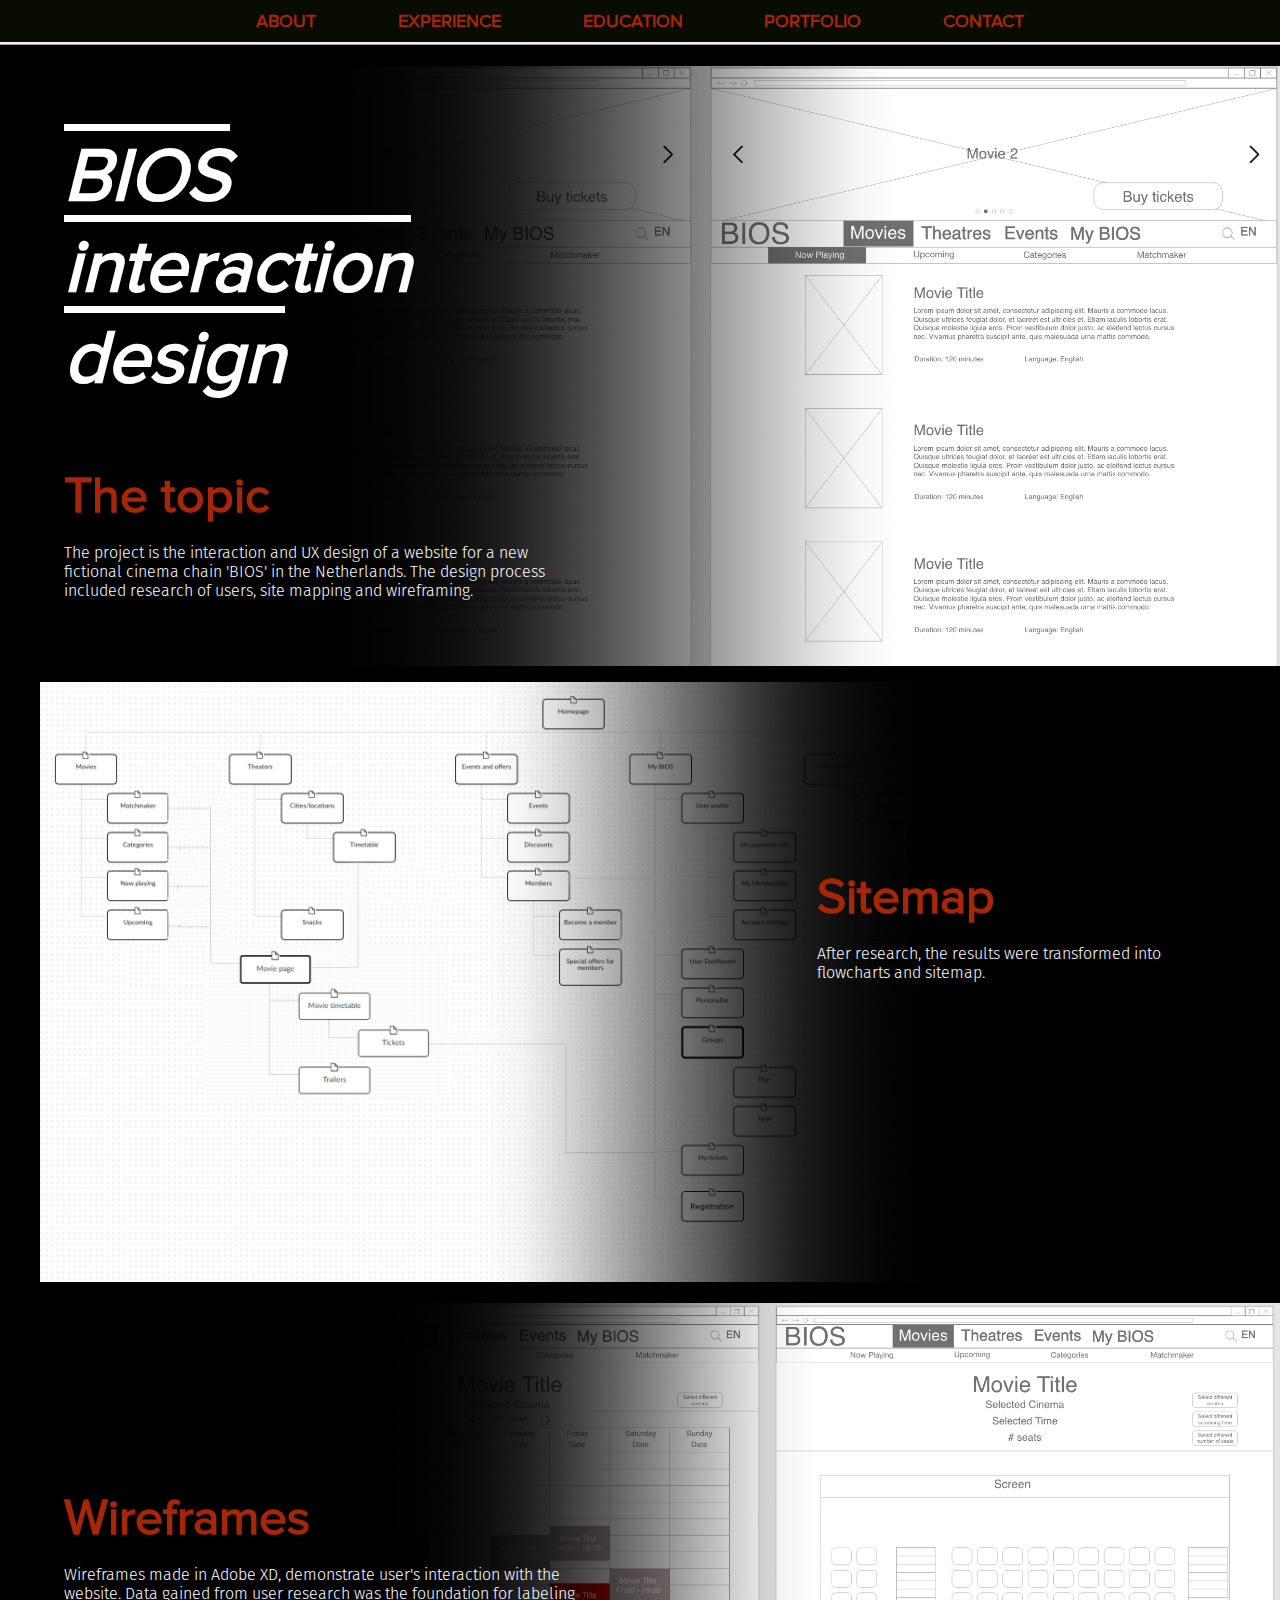
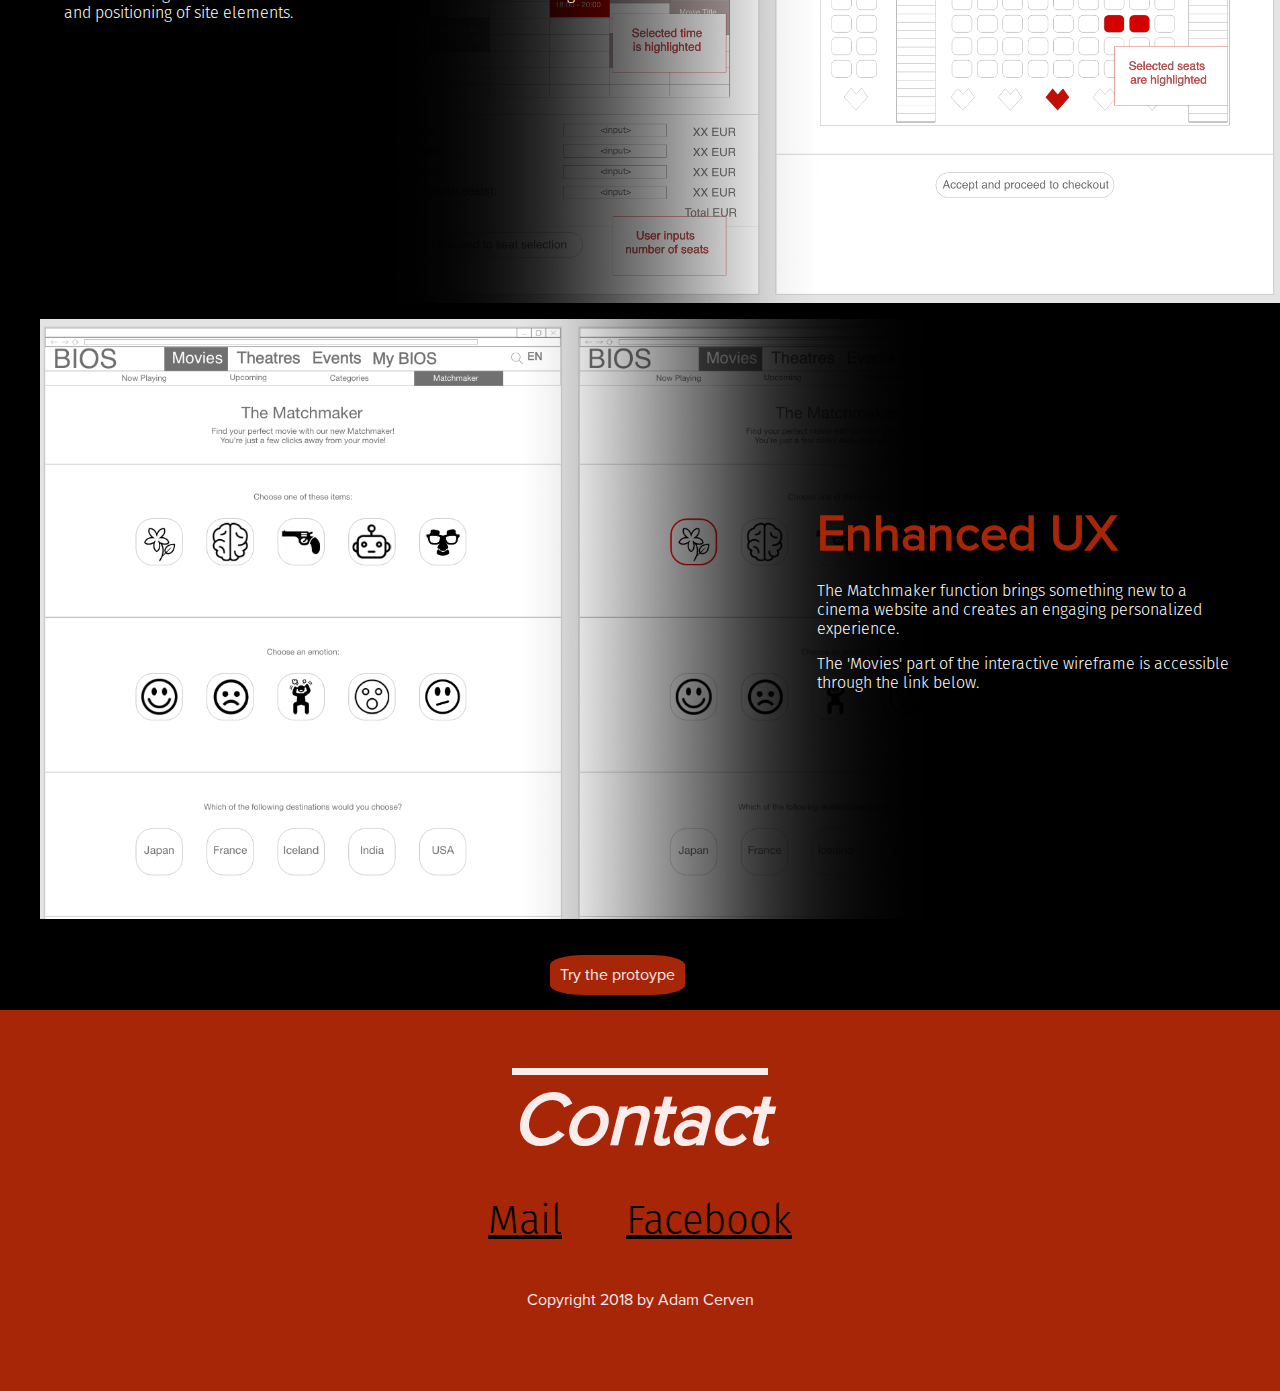
<file: id.html>
<!DOCTYPE html>
<html>
    <head>
        <meta charset="UTF-8">
        <meta name="viewport" content="width=device-width, initial-scale=1.0">
        <title>Adam Cerven | Portfolio</title>
        <link rel="stylesheet" type="text/css" href="css/portfolio.css">
        <link rel="stylesheet" href="https://use.fontawesome.com/releases/v5.5.0/css/all.css" integrity="sha384-B4dIYHKNBt8Bc12p+WXckhzcICo0wtJAoU8YZTY5qE0Id1GSseTk6S+L3BlXeVIU" crossorigin="anonymous">
    </head>
    <body>
        <header>
            <a href="#" class="btn up" download><i class="fas fa-sort-up" arria-hidden="true"></i><span class="sr-only">Back to top</span></a>
            <div class="navContainer">
                <h4>Menu</h4>
                <nav class="navigation">
                    <a href="index.html#about">About</a>
                    <a href="index.html#experience">Experience</a>
                    <a href="index.html#education">Education</a>
                    <a href="portfolio.html">Portfolio</a>
                    <a href="index.html#contact">Contact</a>
                </nav>
            </div>
    </header>

    <main>
        <!-- // Portfolio -->
        <section>

            <!-- item -->
            <figure>
                <img  class="thumbnail" src="images/homeid.png" >
                <!-- REVIEW: alt & title attribute are missing -->
            </figure>
            <figure>
                <img  class="mobile" src="images/homeid_mobile.png" >
            </figure>

        	<div class="content-wrap text">
                <h2>BIOS interaction design</h2>
	            <h3 class="ted">The topic</h3>

	            <p class="description">
	            	The project is the interaction and UX design of a website
                    for a new fictional cinema chain 'BIOS' in the Netherlands. The design process
                    included research of users, site mapping and wireframing.
                </p>

            </div>
            <!-- end of item-->

            <!-- item -->
            <figure>
                <img  class="mobile" src="images/sitemap_mobile.png" >
            </figure>
        	<div class="content-wrap2 text2">
	            <h3 class="ted id">Sitemap</h3>

	            <p class="description id">
	            	After research, the results were transformed into flowcharts and sitemap.
                </p>
            </div>
            <figure>
                <img  class="thumbnail2" src="images/sitemap.png" >
            </figure>
            <!-- end of item-->

            <!-- item -->
            <figure>
                <img  class="thumbnail" src="images/timetable.png" >
            </figure>
            <figure>
                <img  class="mobile" src="images/timetable_mobile.png" >
            </figure>
            <!-- REVIEW: both images could be in the same figure tag here -->

        	<div class="content-wrap text">
	            <h3 class="ted">Wireframes</h3>
	            <p class="description">
	                Wireframes made in Adobe XD, demonstrate user's interaction with the website.
                    Data gained from user research was the foundation for labeling and positioning
                    of site elements.
                </p>
            </div>
            <!-- end of item-->

            <!-- item -->
            <figure>
                <img  class="mobile" src="images/matchmaker_mobile.png" >
            </figure>
        	<div class="content-wrap2 text2">
	            <h3 class="ted id">Enhanced UX</h3>
	            <p class="description id">
	            	The Matchmaker function brings something new to a cinema website
                    and creates an engaging personalized experience.
                </p>
                <p class="description id">The 'Movies' part
                    of the interactive wireframe is accessible through the link below.
                </p>

            </div>
            <figure>
                <img  class="thumbnail2" src="images/matchmaker.png" >
            </figure>
            <!-- end of item-->

            <a target="_blank" href="https://xd.adobe.com/view/00019106-9f54-4498-5266-0bca70a767d5-7630/" class="btn download">Try the protoype</a>
        </section>


    </main>

    <!-- Footer & contact info -->
    <footer id="contact">
    	<div class="content-wrap">
	        <h2>Contact</h2>

	        <!-- Social media and contact links -->
	        <section class="contact-info">
	            <a href="mailto:adam.cerven@gmail.com"><i class="fas fa-at" aria-hidden="true"></i><span class="sr-only">Mail</span></a>
	            <a href="https://www.facebook.com/adamcerven8299" target="_blank"><i class="fab fa-facebook-square" aria-hidden="true"></i><span class="sr-only">Facebook</span></a>
            </section>

        	<p>Copyright 2018 by Adam Cerven</p>
        </div>
    </footer>
</body>
</html>
</file>
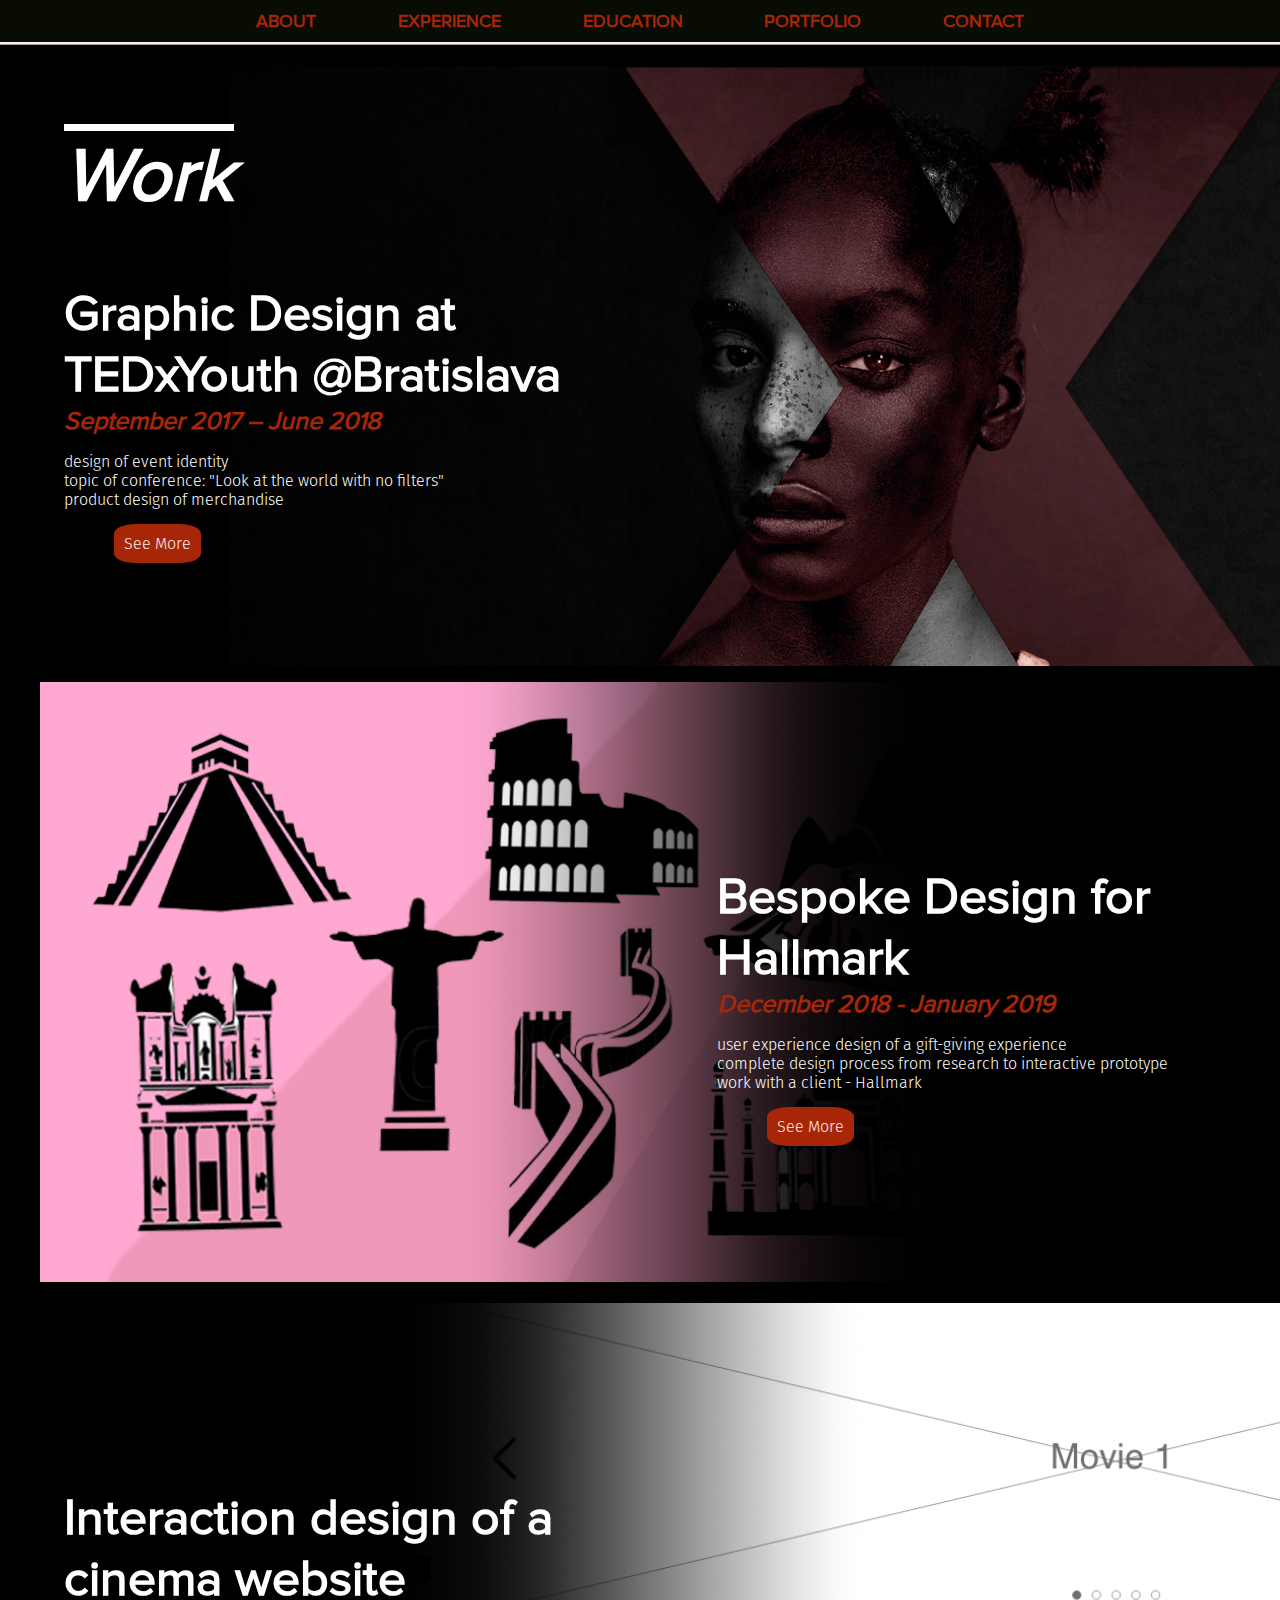
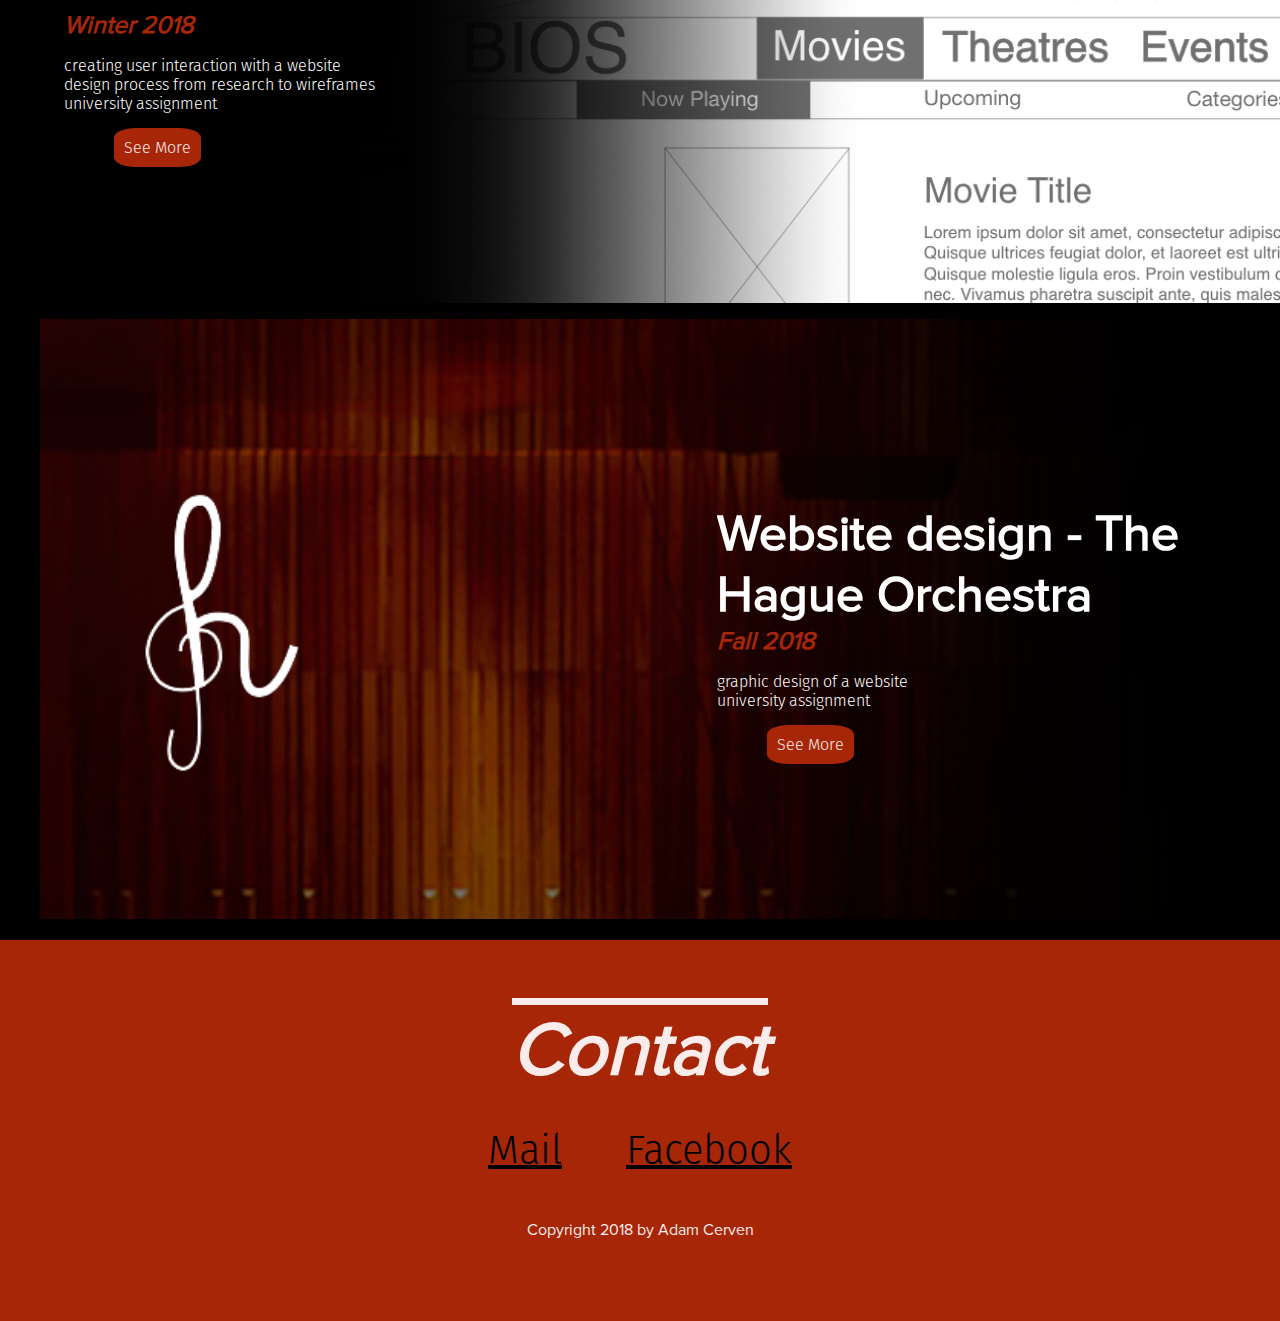
<file: portfolio.html>
<!DOCTYPE html>
<html>
    <head>
        <meta charset="UTF-8">
        <meta name="viewport" content="width=device-width, initial-scale=1.0">
        <title>Adam Cerven | Portfolio</title>
        <link rel="stylesheet" type="text/css" href="css/portfolio.css">
        <link rel="stylesheet" href="https://use.fontawesome.com/releases/v5.5.0/css/all.css" integrity="sha384-B4dIYHKNBt8Bc12p+WXckhzcICo0wtJAoU8YZTY5qE0Id1GSseTk6S+L3BlXeVIU" crossorigin="anonymous">
    </head>
    <body>
        <header>
            <a href="#" class="btn up" download><i class="fas fa-sort-up" arria-hidden="true"></i><span class="sr-only">Back to top</span></a>
            <div class="navContainer">
                <h4>Menu</h4>
                <nav class="navigation">
                    <a href="index.html#about">About</a>
                    <a href="index.html#experience">Experience</a>
                    <a href="index.html#education">Education</a>
                    <a href="portfolio.html">Portfolio</a>
                    <a href="index.html#contact">Contact</a>
                </nav>
            </div>
    </header>

    <main>
        <!-- // Portfolio -->
        <section>
          <!-- REVIEW: could these items be a list of articles or items? -->
            <!-- item -->
            <figure>
                <img  class="thumbnail" src="images/ted_thumb.png" >
            </figure>
            <figure>
                <img  class="mobile" src="images/ted_thumb.png" >
            </figure>
        	<div class="content-wrap text">
                <h2>Work</h2>
	            <h3>Graphic Design at TEDxYouth @Bratislava</h3>
	            <h4 class="lighter">September 2017 – June 2018</h4>

	            <p class="description">
	            	<li>design of event identity</li>
	            	<li>topic of conference: "Look at the world with no filters"</li>
	            	<li>product design of merchandise</li>
	            	<a href="ted.html" class="btn">See More</a>
                </p>
            </div>
            <!-- end of item-->

            <!-- item -->
            <figure>
                <img  class="mobile" src="images/bespoke_mobile.png" >
            </figure>
        	<div class="content-wrap2 text2">
	            <h3>Bespoke Design for Hallmark</h3>
	            <h4 class="lighter">December 2018 - January 2019</h4>

	            <p class="description">
	            	<li>user experience design of a gift-giving experience</li>
	            	<li>complete design process from research to interactive prototype</li>
	            	<li>work with a client - Hallmark</li>
	            	<a href="bespoke.html" class="btn">See More</a>
                </p>
            </div>
            <figure>
                <img  class="thumbnail2" src="images/bespoke_thumb.png" >
            </figure>
            <!-- end of item-->

            <!-- item -->
            <figure>
                <img  class="mobile" src="images/id_mobile.png" >
            </figure>
            <figure>
                <img  class="thumbnail" src="images/id_thumb.png" >
            </figure>
        	<div class="content-wrap text">
	            <h3>Interaction design of a cinema website</h3>
	            <h4 class="lighter">Winter 2018</h4>

	            <p class="description">
	            	<li>creating user interaction with a website</li>
	            	<li>design process from research to wireframes</li>
	            	<li>university assignment</li>
	            	<a href="id.html" class="btn">See More</a>
                </p>
            </div>
            <!-- end of item-->

            <!-- item -->
            <figure>
                <img  class="mobile" src="images/tho_mobile.png" >
            </figure>
        	<div class="content-wrap2 text2">
	            <h3>Website design - The Hague Orchestra</h3>
	            <h4 class="lighter">Fall 2018</h4>

	            <p class="description">
	            	<li>graphic design of a website</li>
	            	<li>university assignment</li>
	            	<a href="tho.html" class="btn">See More</a>
                </p>

            </div>
            <figure>
                <img  class="thumbnail2" src="images/tho_thumbnail.png" >
            </figure>
            <!-- end of item-->

        </section>


    </main>

    <!-- Footer & contact info -->
    <footer id="contact">
    	<div class="content-wrap">
	        <h2>Contact</h2>

	        <!-- Social media and contact links -->
            <section class="contact-info">
	            <a href="mailto:adam.cerven@gmail.com"><i class="fas fa-at" aria-hidden="true"></i><span class="sr-only">Mail</span></a>
	            <a href="https://www.facebook.com/adamcerven8299" target="_blank"><i class="fab fa-facebook-square" aria-hidden="true"></i><span class="sr-only">Facebook</span></a>
	        </section>

        	<p>Copyright 2018 by Adam Cerven</p>
        </div>
    </footer>
</body>
</html>
</file>
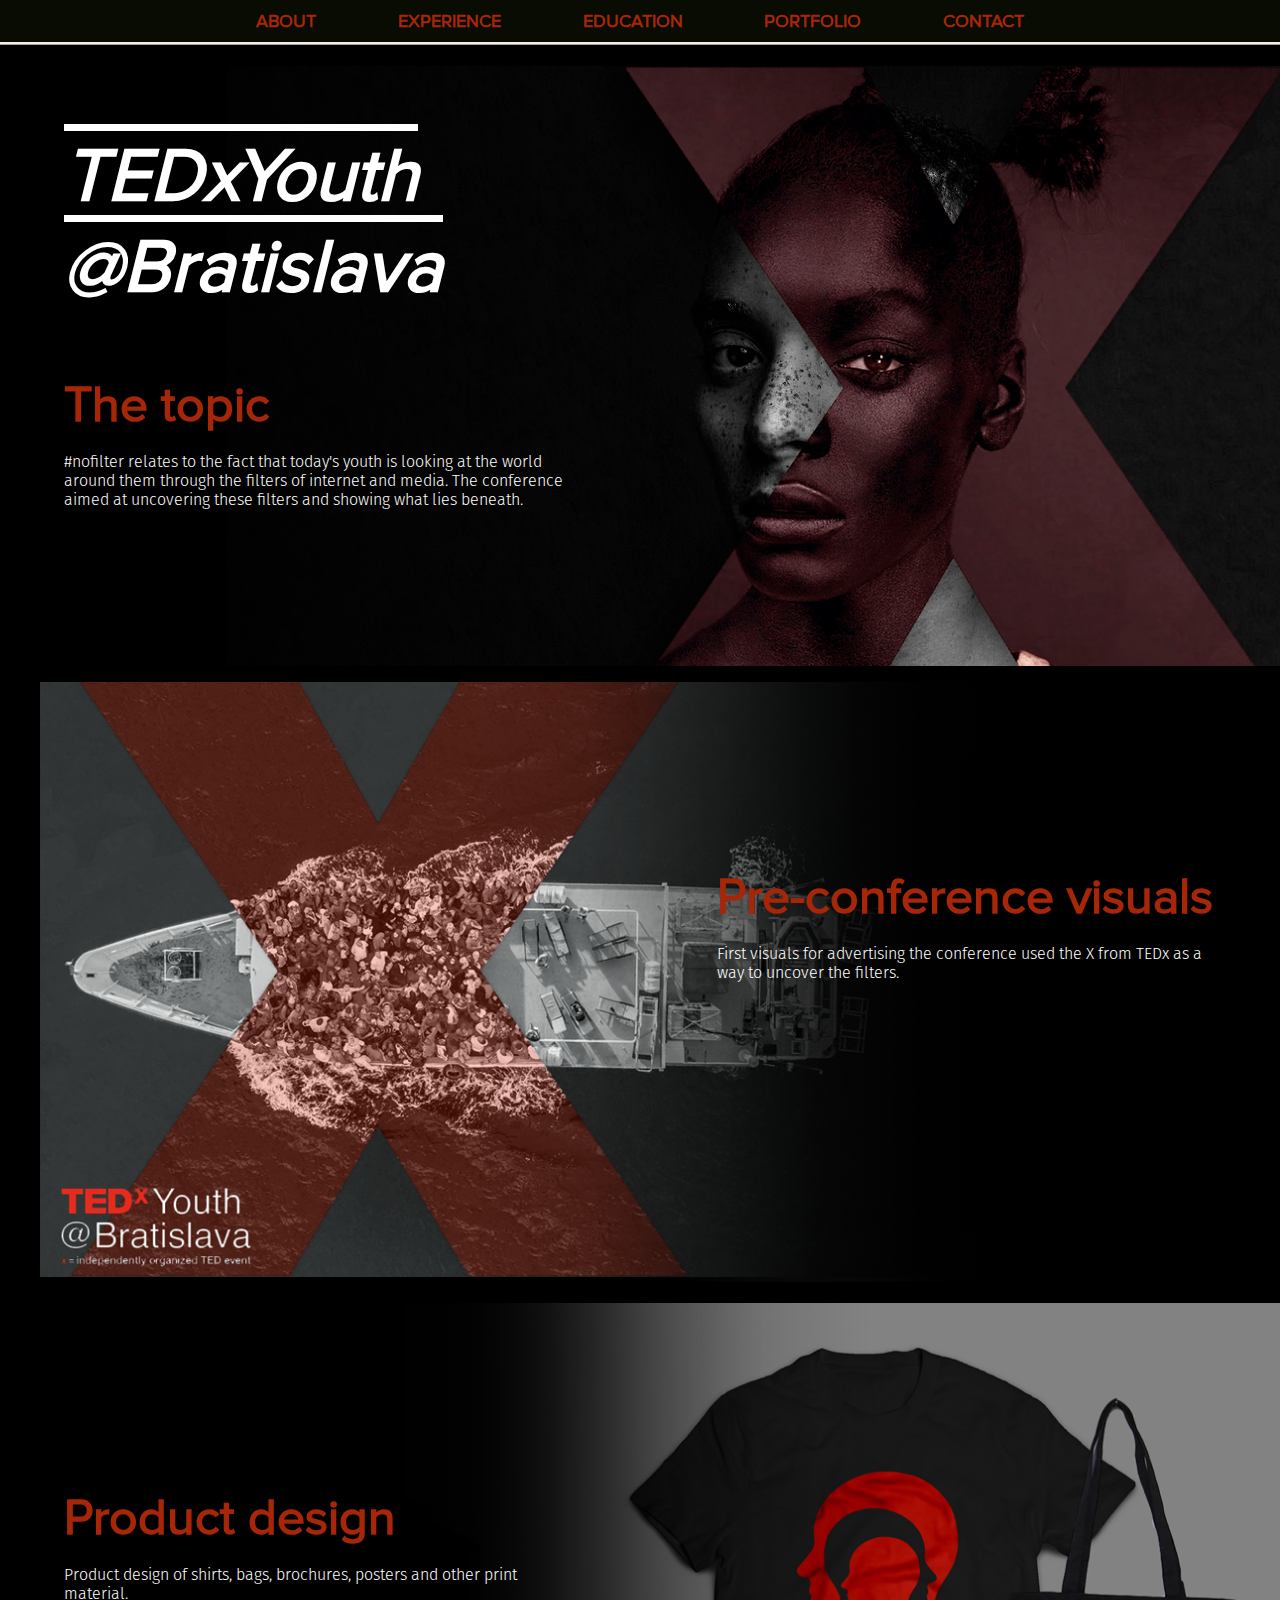
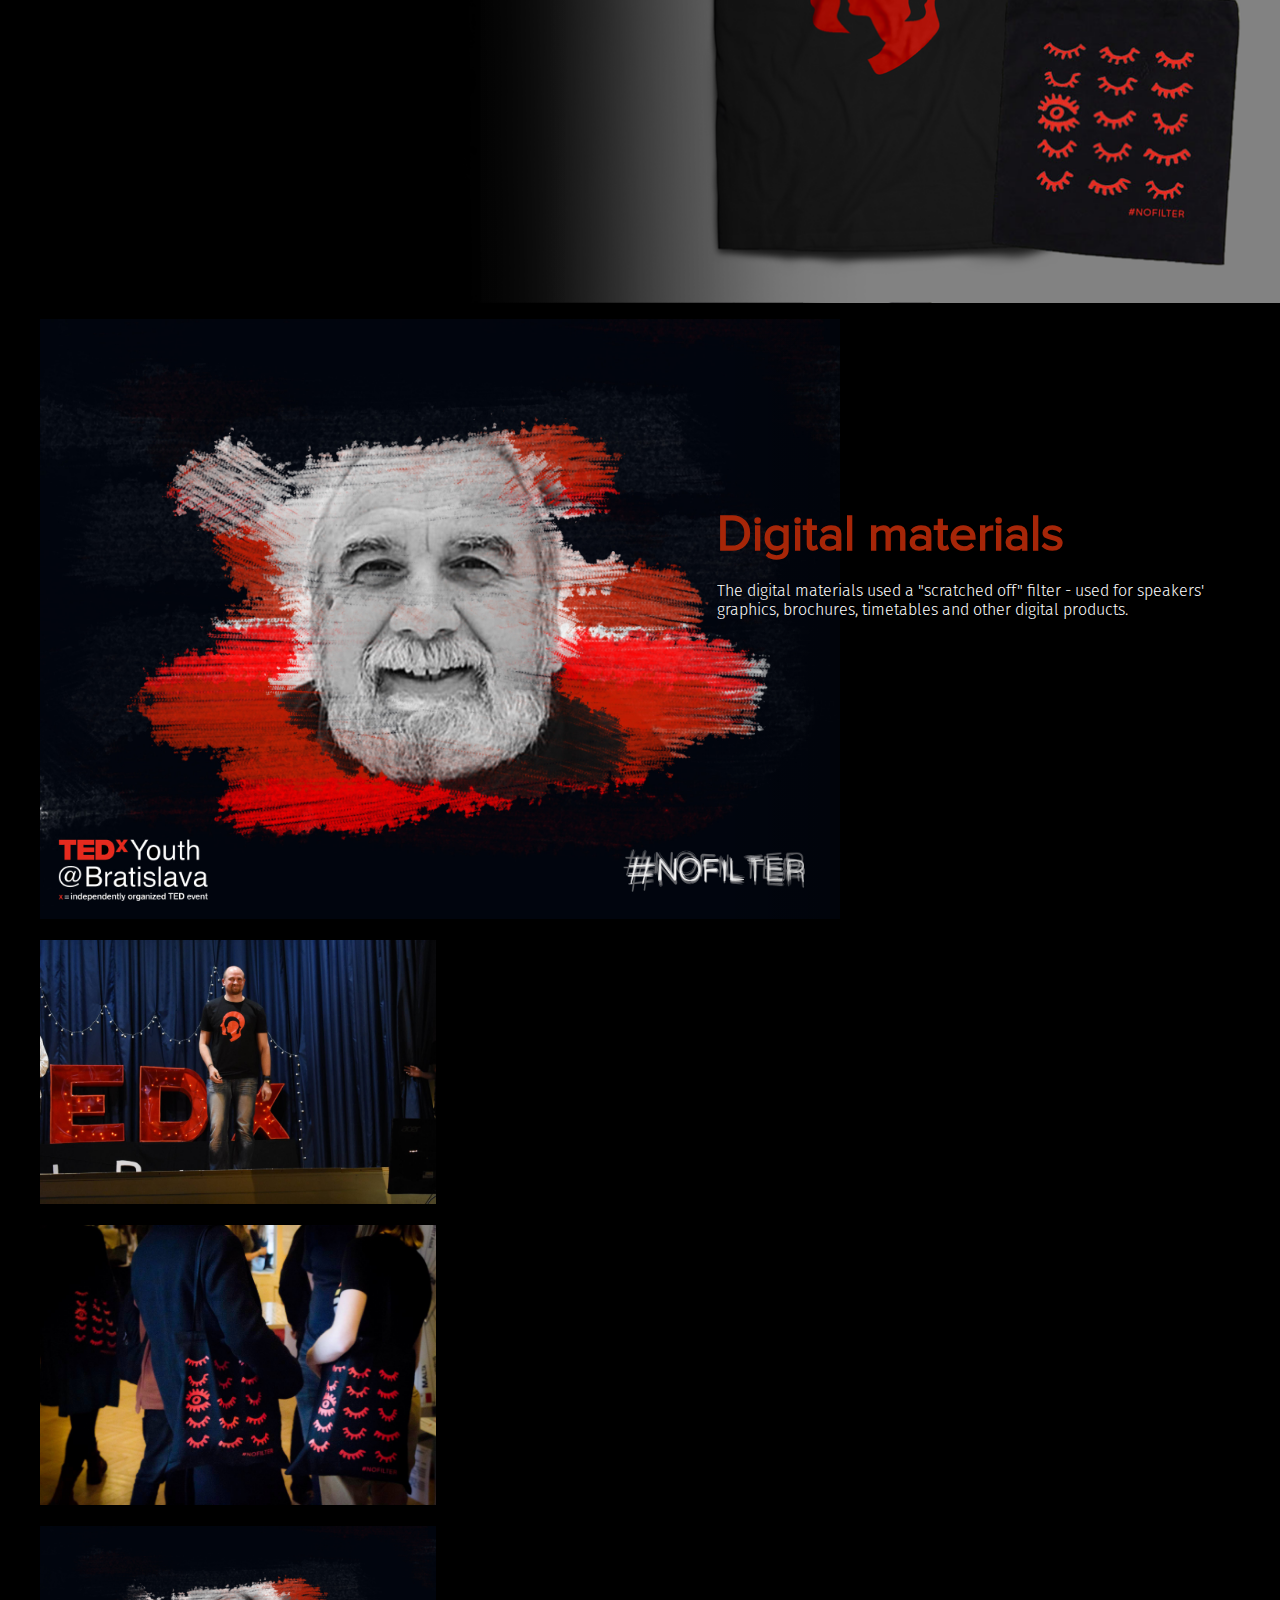
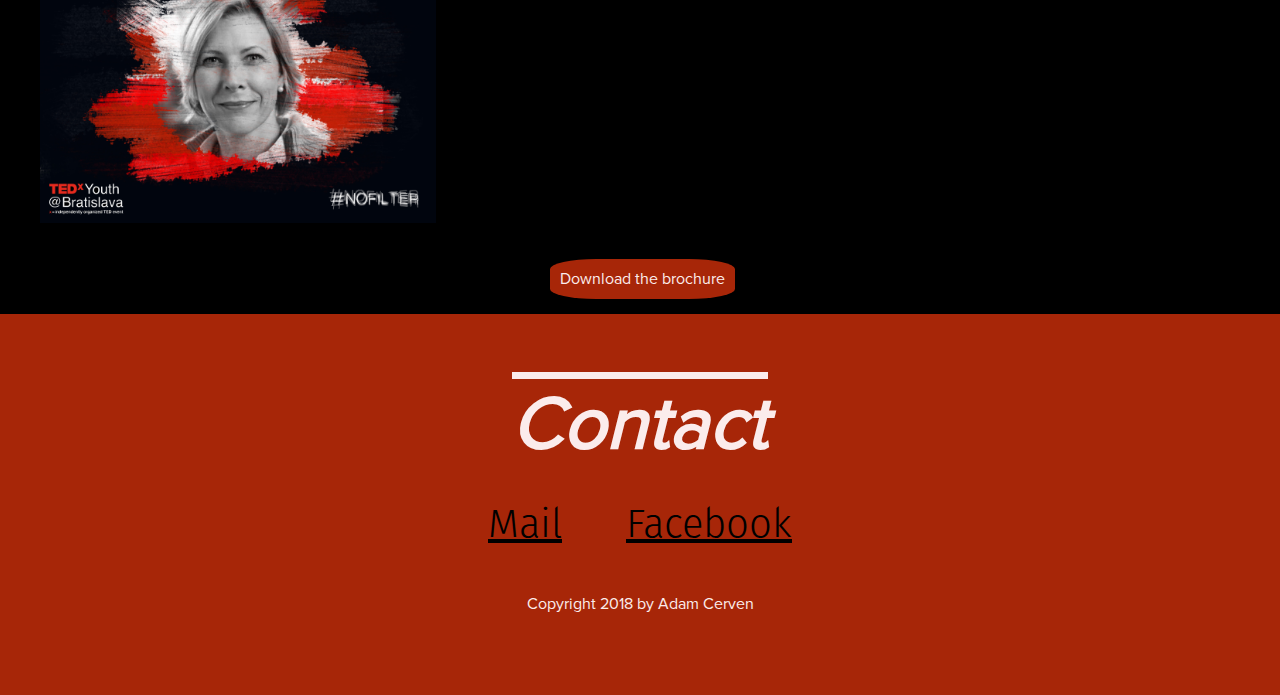
<file: ted.html>
<!DOCTYPE html>
<html>
    <head>
        <meta charset="UTF-8">
        <meta name="viewport" content="width=device-width, initial-scale=1.0">
        <title>Adam Cerven | Portfolio</title>
        <link rel="stylesheet" type="text/css" href="css/portfolio.css">
        <link rel="stylesheet" href="https://use.fontawesome.com/releases/v5.5.0/css/all.css" integrity="sha384-B4dIYHKNBt8Bc12p+WXckhzcICo0wtJAoU8YZTY5qE0Id1GSseTk6S+L3BlXeVIU" crossorigin="anonymous">
    </head>
    <body>
        <header>
            <a href="#" class="btn up" download><i class="fas fa-sort-up" arria-hidden="true"></i><span class="sr-only">Back to top</span></a>
            <div class="navContainer">
                <h4>Menu</h4>
                 <nav class="navigation">
                    <a href="index.html#about">About</a>
                    <a href="index.html#experience">Experience</a>
                    <a href="index.html#education">Education</a>
                    <a href="portfolio.html">Portfolio</a>
                    <a href="index.html#contact">Contact</a>
                </nav>
            </div>    
    </header>
    
    <main> 
        <!-- // Portfolio -->
        <section>
            
            <!-- item -->
            <figure>
                <img  class="thumbnail" src="images/ted_thumb.png" >
            </figure>
            <figure>
                <img  class="mobile" src="images/ted_thumb.png" >
            </figure>
        	<div class="content-wrap text">
                <h2>TEDxYouth @Bratislava</h2>
	            <h3 class="ted">The topic</h3>
	            
	            <p class="description">
	            	#nofilter relates to the fact that today's youth 
                    is looking at the world around them through the filters
                    of internet and media. The conference aimed at uncovering
                    these filters and showing what lies beneath.
                </p>
	            
            </div>  
            <!-- end of item-->
            
            <!-- item -->
            <figure>
                <img  class="mobile" src="images/refugees_mobile.png" >
            </figure>
        	<div class="content-wrap2 text2">
	            <h3 class="ted">Pre-conference visuals</h3>
	            
	            <p class="description">
	            	First visuals for advertising the conference
                    used the X from TEDx as a way to uncover the filters.
                </p>
            </div>  
            <figure>
                <img  class="thumbnail2" src="images/refugees.png" >
            </figure>
            <!-- end of item-->
            
            <!-- item -->
            <figure>
                <img  class="thumbnail" src="images/merch.png" >
            </figure>
            <figure>
                <img  class="mobile" src="images/merch_mobile.png" >
            </figure>
        	<div class="content-wrap text">
	            <h3 class="ted">Product design</h3>
	            <p class="description">
	                Product design of shirts, bags, brochures, posters and other
                    print material.
                </p>
            </div>  
            <!-- end of item-->
            
            <!-- item -->
            <figure>
                <img  class="mobile" src="images/dob.jpg" >
            </figure>
        	<div class="content-wrap2 text2">
	            <h3 class="ted">Digital materials</h3>
	            <p class="description">
	            	The digital materials used a "scratched off" filter
                    - used for speakers' graphics, brochures, timetables and 
                    other digital products.
                </p>
	            
            </div>  
            <figure>
                <img  class="thumbnail2" src="images/dob.jpg" >
            </figure>
            <!-- end of item-->
            
            
            <figure>
                <img class="gallery" src="images/tshirt.jpg">
            </figure>
            <figure>
                <img class="gallery" src="images/bag.jpg">
            </figure>
            <figure>
                <img class="gallery" src="images/vel.jpg">
            </figure>
            
            <a target="_blank" href="files/TEDx.pdf" class="btn download" download>Download the brochure</a>
        </section>
        
       
    </main>
    
    <!-- Footer & contact info -->
    <footer id="contact">
    	<div class="content-wrap">
	        <h2>Contact</h2>
	        
	        <!-- Social media and contact links -->
	        <div class="contact-info">
	            <a href="mailto:adam.cerven@gmail.com"><i class="fas fa-at" aria-hidden="true"></i><span class="sr-only">Mail</span></a>
	            <a href="https://www.facebook.com/adamcerven8299" target="_blank"><i class="fab fa-facebook-square" aria-hidden="true"></i><span class="sr-only">Facebook</span></a>
	        </div>

        	<p>Copyright 2018 by Adam Cerven</p>
        </div>
    </footer>
</body>
</html>
</file>
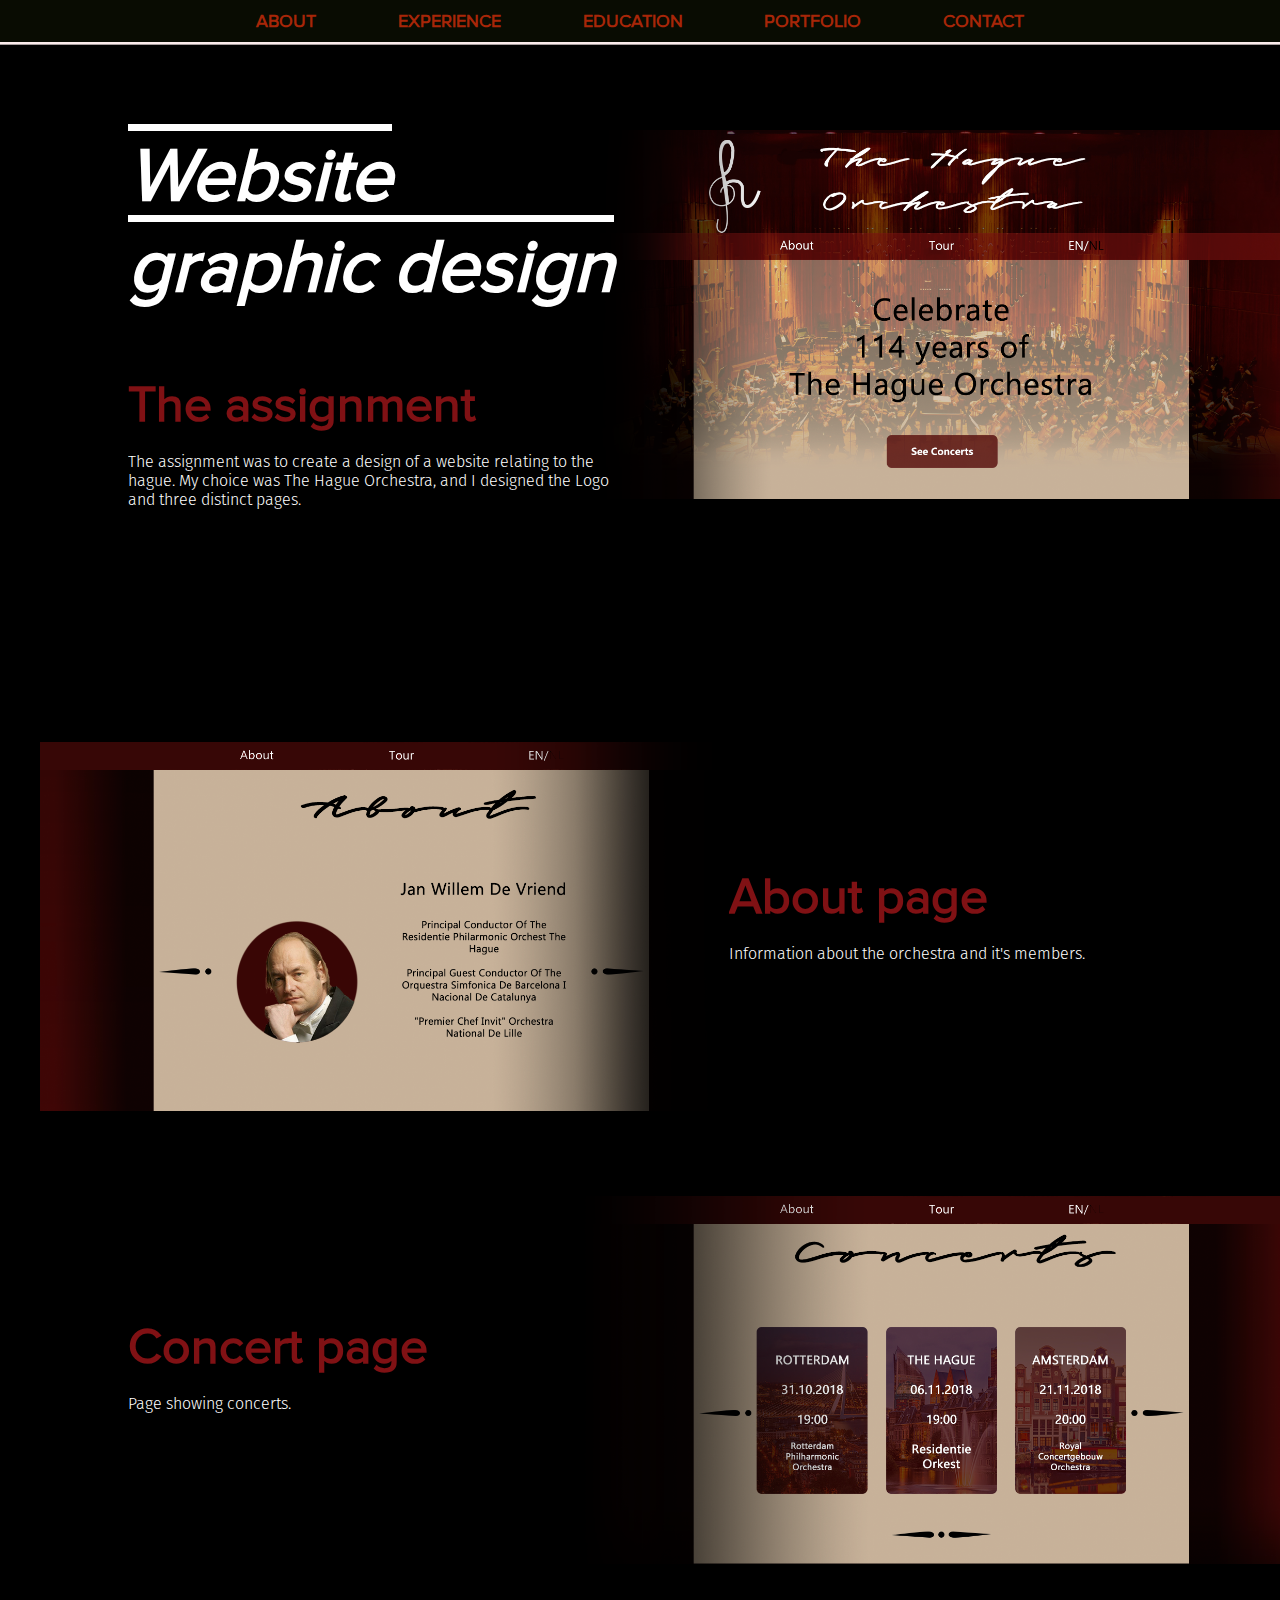
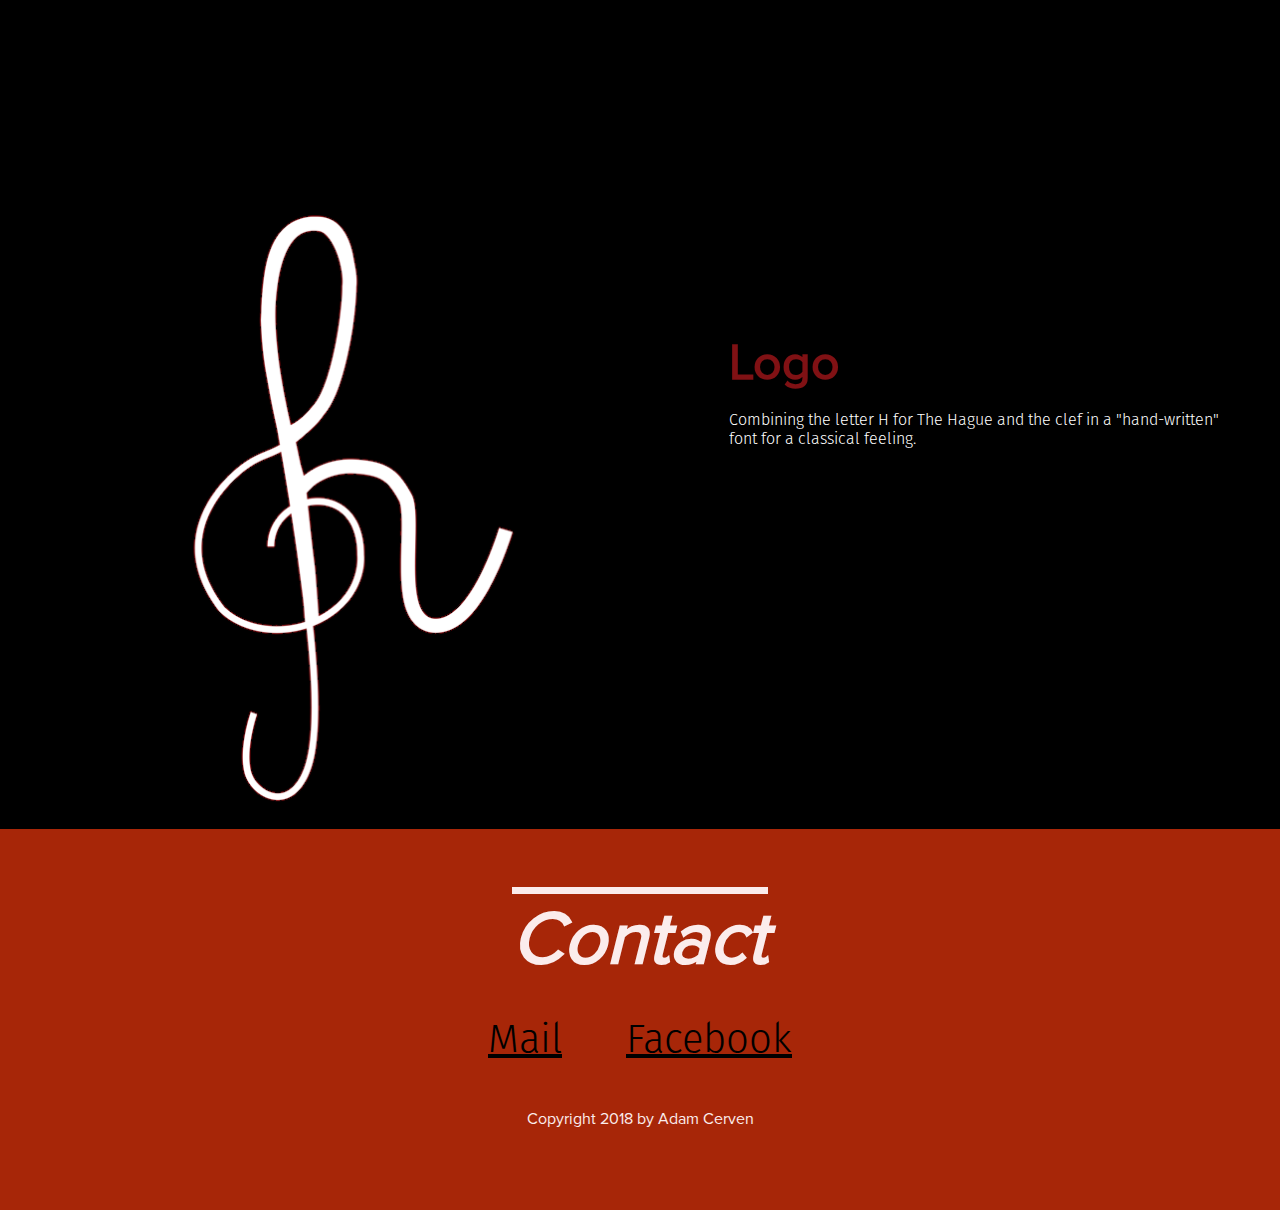
<file: tho.html>
<!DOCTYPE html>
<html>
    <head>
        <meta charset="UTF-8">
        <meta name="viewport" content="width=device-width, initial-scale=1.0">
        <title>Adam Cerven | Portfolio</title>
        <link rel="stylesheet" type="text/css" href="css/portfolio.css">
        <link rel="stylesheet" href="https://use.fontawesome.com/releases/v5.5.0/css/all.css" integrity="sha384-B4dIYHKNBt8Bc12p+WXckhzcICo0wtJAoU8YZTY5qE0Id1GSseTk6S+L3BlXeVIU" crossorigin="anonymous">
    </head>
    <body>
        <header>
            <a href="#" class="btn up" download><i class="fas fa-sort-up" arria-hidden="true"></i><span class="sr-only">Back to top</span></a>
            <div class="navContainer">
                <h4>Menu</h4>
                <nav class="navigation">
                    <a href="index.html#about">About</a>
                    <a href="index.html#experience">Experience</a>
                    <a href="index.html#education">Education</a>
                    <a href="portfolio.html">Portfolio</a>
                    <a href="index.html#contact">Contact</a>
                </nav>
            </div>    
    </header>
    
    <main> 
        <!-- // Portfolio -->
        <section>
            
            <!-- item -->
            <figure>
                <img  class="thumbnail  tho" src="images/website1.png" >
            </figure>
            <figure>
                <img  class="mobile" src="images/website1.png" >
            </figure>
            
        	<div class="content-wrap text thoText">
                <h2>Website graphic design</h2>
	            <h3 class="thoTopic">The assignment</h3>
	            
	            <p class="description">
	            	The assignment was to create a design of a website
                    relating to the hague. My choice was The Hague Orchestra,
                    and I designed the Logo and three distinct pages.
                </p>
	            
            </div>  
            <!-- end of item-->
            
            <!-- item -->
            <figure>
                <img  class="mobile" src="images/website2.png" >
            </figure>
        	<div class="content-wrap2 text2 thoText">
	            <h3 class="thoTopic">About page</h3>
	            
	            <p class="description">
	            	Information about the orchestra and it's members.
                </p>
            </div>  
            <figure>
                <img  class="thumbnail2  tho" src="images/website2.png" >
            </figure>
            <!-- end of item-->
            
            <!-- item -->
            <figure>
                <img  class="thumbnail tho" src="images/website3.png" >
            </figure>
            <figure>
                <img  class="mobile" src="images/website3.png" >
            </figure>
        	<div class="content-wrap text thoText">
	            <h3 class="thoTopic">Concert page</h3>
	            <p class="description">
	                Page showing concerts.
                </p>
            </div>  
            <!-- end of item-->
            
            <!-- item -->
            <figure>
                <img  class="mobile logo" src="images/logo.png" >
            </figure>
        	<div class="content-wrap2 text2 thoText">
	            <h3 class="thoTopic">Logo</h3>
	            
	            <p class="description">
	            	Combining the letter H for The Hague and the clef in a "hand-written" font for a classical feeling.
                </p>
            </div>  
            <figure>
                <img  class="thumbnail2  tho logo" src="images/logo.png" >
            </figure>
            <!-- end of item-->
            
        </section>
        
       
    </main>
    
    <!-- Footer & contact info -->
    <footer id="contact">
    	<div class="content-wrap">
	        <h2>Contact</h2>
	        
	        <!-- Social media and contact links -->
	        <section class="contact-info">
	            <a href="mailto:adam.cerven@gmail.com"><i class="fas fa-at" aria-hidden="true"></i><span class="sr-only">Mail</span></a>
	            <a href="https://www.facebook.com/adamcerven8299" target="_blank"><i class="fab fa-facebook-square" aria-hidden="true"></i><span class="sr-only">Facebook</span></a>
	        </section>

        	<p>Copyright 2018 by Adam Cerven</p>
        </div>
    </footer>
</body>
</html>
</file>
<file: css/portfolio.css>
/* Colors
-----------------------------------
Black = #090C02
Dark Red = #A72608
Red = #E83000
White = #FBECEC

*/

/* Font declaration
------------------------------------*/

@font-face{
	font-family: 'Proxima Nova';
	src: url(../fonts/proxima-nova.otf);
}

@font-face{
	font-family: 'Fira Sans Light';
	src: url(../fonts/fira-sans-light.otf);
}

/* apply a natural box layout model to all elements, but allowing components to change */
html {
  box-sizing: border-box;
}
*, *:before, *:after {
  box-sizing: inherit;
}


/* Global Styles
-------------------------------------*/

body {
	font-family: 'Proxima Nova', sans-serif;
	margin:0;
    background: black;
}

h1{	
	font-size: 130px;
	text-align: left;
	letter-spacing: 5px;
}

h2{
	font-family: 'Proxima Nova', sans-serif;
	font-style: italic;
	color: white;
	font-size: 75px;
	text-decoration: overline;
	margin-top: 0;
}

h3{
	font-family: 'Proxima Nova', sans-serif;
	font-size: 50px;
	font-weight: 700;
	margin-bottom: 0;
	margin-top: 120px;

}

h4{
	font-family: 'Proxima Nova', sans-serif;
	font-size:25px;
	font-weight: 600;
	margin-bottom: 0;
	margin-top: 12px;
}

h2 + h3{
	margin:0;
}

a {
	color: #E83000;
}

a:hover{
	text-decoration: none;
}

.content-wrap{
	margin: 0 5%;
	padding: 65px 0px;
	overflow:hidden;
}

.content-wrap2{
    right:0;
	margin: 0;
	padding: 65px 0px;
	overflow:hidden;
}

.lighter{
	color:#A72608;
	font-style: italic;
}

.black{
    color:#000000;
	font-style: italic;
}

.btn {
    text-align: center;
	text-decoration: none;
	background: #A72608;
	color: #FBECEC;
    margin-left: 50px;
    margin-top: 15px;
	padding: 10px;
	display: inline-block;
    border-radius: 25%;
}

.mobile{
    display:none;
}



/* Header and Footer
------------------------------------*/

/*header*/
header {
	background: #000000;
	color: #FBECEC;
	font-size: 20px;
	padding-top: 50px;
	position: relative;
}

header h1, header h2 {
	color: white;
	font-family: 'Proxima Nova', sans-serif;
	margin: 0;
}

header h2 {
	font-weight: 500;
}


.up{
	display:none;
}

header a {
    color:#090C02;
}

/*footer*/


footer {
	background: #A72608;
	color: #FBECEC;
	text-align: center;
}


footer h2 {
	margin:0;
	color: #FBECEC;
}

.contact-info a{
    color: black;
	font-family: 'Fira Sans Light', sans-serif;
	font-size: 40px;
	padding:30px;
	display: inline-block;
}


/* Navigation
----------------------------------*/


.navigation {
	text-align: center;
	background: #090C02;
	top: 0;
	width: 100%;
	outline-style: ridge;
	outline-color: #FBECEC;
	z-index: 200;
    display:inline-block;
}

nav a{
    font-size: 18px;
	display: inline-block;
	padding: 10px 3%;
    color: #A72608;
	text-decoration: none;
	text-transform: uppercase;
	font-weight: 700;
}


/* Portfolio
-----------------------------------*/


.lighter h4{
    color: #e83000;
}

.text{
    background:linear-gradient(to right,rgba(0,0,0,1),rgba(0,0,0,0));
    background-size:cover;
	color: #FFFFFF;
	font-family: 'Fira Sans Light', sans-serif;
    width:40%;
    height:600px;
}

.thumbnail{
    background:linear-gradient(to left,rgba(0,0,0,1),rgba(0,0,0,0));
    right:0;
    z-index: -100;
    position:absolute;
    height:600px;
    display:inline-block;
}

.text2{
    position:absolute;
    right:4%;
    background:linear-gradient(to left,rgba(0,0,0,1),rgba(0,0,0,0));
    background-size:cover;
	color: #FFFFFF;
	font-family: 'Fira Sans Light', sans-serif;
    width:40%;
    height:600px;
    z-index: 100;
}

.thumbnail2{
    background:linear-gradient(to right,rgba(0,0,0,1),rgba(0,0,0,0));
    z-index: -100;
    height:600px;
    display:inline-block;
}

.black h4{
    color: #000000;
}

.ted{
    color: #A72608;
}

.gallery{
    width:33%;
}

.download {
    margin:15px;
    margin-left:43%;
	border: none;
	border-color: #FBECEC;
}

.tho{
    margin-top: 5%;
    height: auto;
    width: 700px;
}

.tho.logo{
    width:auto;
    height:600px;
}

.thoTopic{
    color:#801114;
}

.thoText{
    background:none;
    margin-top: 0;
    margin-left: 10%;
    max-width: 500px;
}

.id{
    margin-left: 100px;
}

.bespoke{
    color:#ffadd0;
}

h3 ~ h4 {
	margin: 0;
}

/* Media Queries
----------------------------------*/


@media (min-width: 700px){
    
    
.navContainer{
    position:fixed;
    top:0;
    left:0;
    width:100%;
    height: 50px;
    background: none;
    z-index: 200;
}

.navContainer h4{
   padding-left: 5%;
}

.navigation{
	text-align: center;
	background: #090C02;
	position: fixed;
	top: 0;
	width: 100%;
	outline-style: ridge;
	outline-color: #FBECEC;
	z-index: 100;
    display:inline-block;
}

nav a{
    font-size: 18px;
	display: inline-block;
	padding: 10px 3%;
    color: #A72608;
	text-decoration: none;
	text-transform: uppercase;
	font-weight: 700;
}

.navContainer h4{
    color: #FBECEC;
    text-align: left;
}

.navContainer .navigation{
    opacity: 0;
    transition: opacity 1s;
}

.navContainer:hover .navigation{
    opacity: 1;
    transition: opacity 1s;
}

.navContainer:hover h4{
    transition: opacity 0.5s;
    opacity: 0;
}
    
.navContainer:active .navigation{
    opacity: 1;
    transition: opacity 1s;
}

.navContainer:active h4{
    transition: opacity 0.5s;
    opacity: 0;
}
}

@media (max-width: 1100px){
    .navContainer h4{
        font-size: 12px;
        padding-left:5px;
    }
    nav a{
        font-size: 15px;
    }
}


@media (max-width: 900px){
    .content-wrap{
	max-width: 950px;
	margin: 0 auto;
	padding: 65px 50px;
	overflow:hidden;
}
    
	header{
		text-align: center;
	}
    
    nav a{
        font-size: 11px;
    }

	h1{
		font-size: 100px;
		letter-spacing: 0;
		text-align: center;
	}

	h2{
		text-align: center;
		font-size: 70px;
	}

	h3{
		font-size: 45px;
		margin-top: 80px;

	}

	h4{
		font-size:25px;
		margin-top: 12px;
	}

	header p{
		font-size: 20px;
	}

	header h2{
		font-size:50px;
	}
    
    .mobile{
        position:relative;
        height:400px;
        display: block;
        margin-left: auto;
        margin-right: auto;
        height:50%;
        width:100%;
        
    }
    
    .thumbnail{
        display:none;
    }

    .thumbnail2{
        display:none;
    }
    
    .text{
        background:black;
        color: #FFFFFF;
        font-family: 'Fira Sans Light', sans-serif;
        width:100%;
        height:600px;
        position:relative;
    }


    .text2{
        margin:10%;
        background:black;
        color: #FFFFFF;
        font-family: 'Fira Sans Light', sans-serif;
        width:100%;
        height:600px;
        position:relative;
        max-width: 90%;
    }
    
    .navContainer{
        text-align: left;
    }

	.profile-img{
		width:200px;
	}

	.description{
		font-size: 20px;
	}
}

@media (max-width: 700px){
	header{
		padding:0;
	}
    
	nav a{
		display: block;
		padding-top: 20px;
		border-bottom: ridge;
		border-color: #FBECEC;
		border-bottom-width: 1px;
	}
    

	h1{	
	font-size: 80px;
	letter-spacing: 0;
	}

	h2{
		font-size: 50px;
	}

	h3{
		font-size: 30px;
		margin-top: 70px;

	}

	h4{
		font-size:17px;
		margin-top: 12px;
	}

	header p{
		font-size: 15px;
	}

	header h2{
		font-size:40px;
	}

	.description{
		font-size: 15px;
		font-weight: 600;
	}

	.up{
		display:block;
		position:fixed;
		text-align: center;
		top: 0;
		right: 0;
		padding: 10px 15px 0 15px;
		border-bottom-left-radius: 20%;
		border: ridge;
		border-width: 2px;
		border-color: #FBECEC;
		border-top: none;
		border-right: none;
	}
    
    .navContainer{
        position:relative;
        top:0;
        left:0;
        width:100%;
        height: 280px;
        background: black;
    }
    
    .navContainer h4{
        margin-top: 0;
        padding-left: 45%;
        
    }
    
	.navigation{
		position: relative;
	}
    
	.download{
		left:25%;
		right:25%;
		border:none;
		margin-bottom: 10px;
	}

@media(max-width: 400px){
	h1{	
	font-size: 60px;
	letter-spacing: 0;
	}

	h2{
		font-size: 40px;
	}

	h3{
		font-size: 24px;
		margin-top: 70px;

	}

	h4{
		font-size:16px;
		margin-top: 12px;
	}

	header p{
		font-size: 12px;
	}

	header h2{
		font-size:30px;
	}
    

	.description{
		font-size: 12px;
		font-weight: 600;
	}

}
}
</file>
